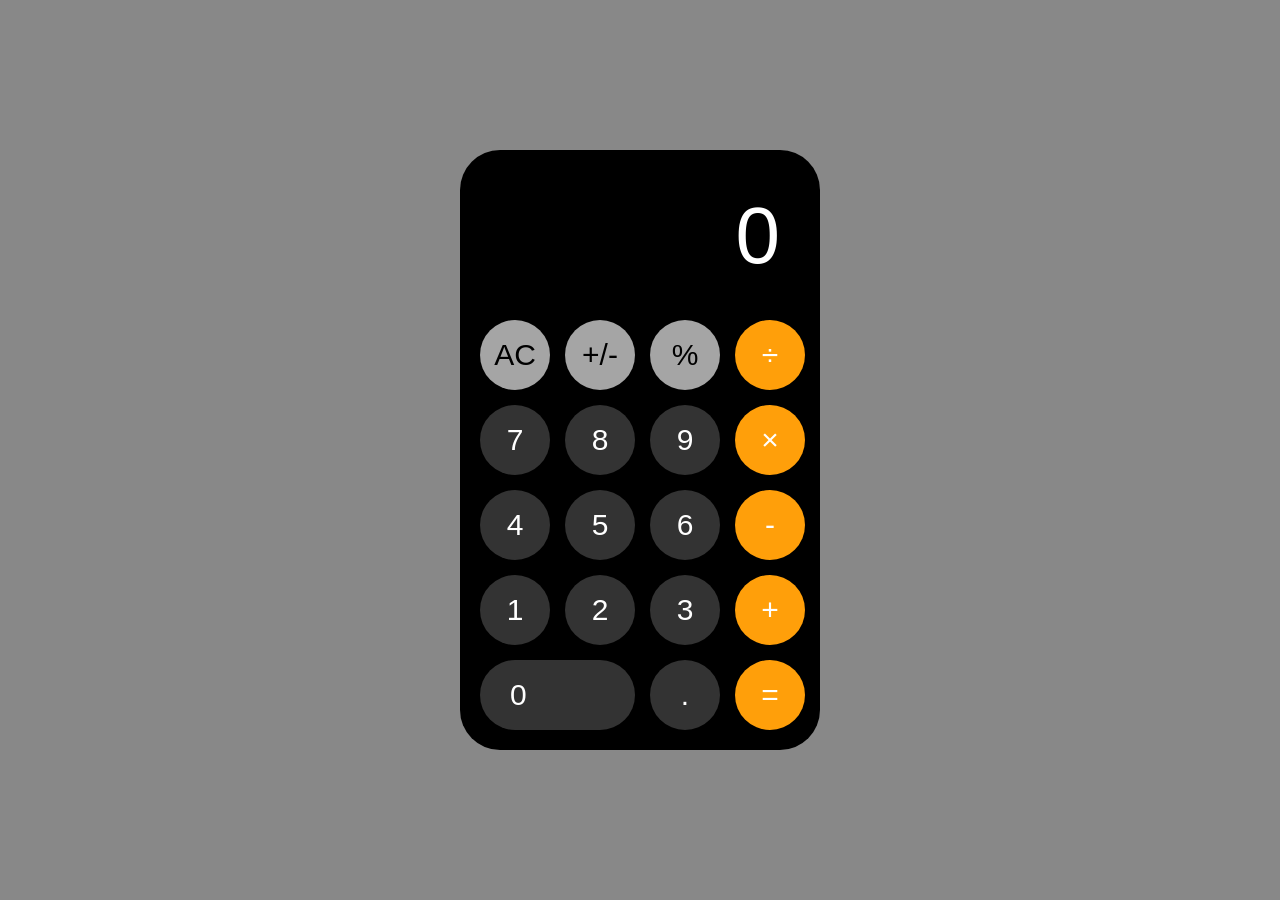
<file: apps/calculator-app/index.html>
<!DOCTYPE html>
<html lang="en">
<head>
    <meta charset="UTF-8">
    <meta name="viewport" content="width=device-width, initial-scale=1.0">
    <title>iPhone Calculator</title>
    <link rel="stylesheet" href="style.css">
</head>
<body>
    <div class="calculator">
        <div class="display" id="display">0</div>
        <div class="buttons">
            <button class="gray" onclick="clearDisplay()">AC</button>
            <button class="gray">+/-</button>
            <button class="gray">%</button>
            <button class="orange" id="divide" onclick="setOperator('/')">÷</button>
            
            <button class="dark-gray" onclick="append('7')">7</button>
            <button class="dark-gray" onclick="append('8')">8</button>
            <button class="dark-gray" onclick="append('9')">9</button>
            <button class="orange" id="multiply" onclick="setOperator('*')">×</button>
            
            <button class="dark-gray" onclick="append('4')">4</button>
            <button class="dark-gray" onclick="append('5')">5</button>
            <button class="dark-gray" onclick="append('6')">6</button>
            <button class="orange" id="subtract" onclick="setOperator('-')">-</button>
            
            <button class="dark-gray" onclick="append('1')">1</button>
            <button class="dark-gray" onclick="append('2')">2</button>
            <button class="dark-gray" onclick="append('3')">3</button>
            <button class="orange" id="add" onclick="setOperator('+')">+</button>
            
            <button class="dark-gray zero" onclick="append('0')">0</button>
            <button class="dark-gray" onclick="append('.')">.</button>
            <button class="orange" onclick="calculate()">=</button>
        </div>
    </div>
    <script src="script.js"></script>
</body>
</html>
</file>
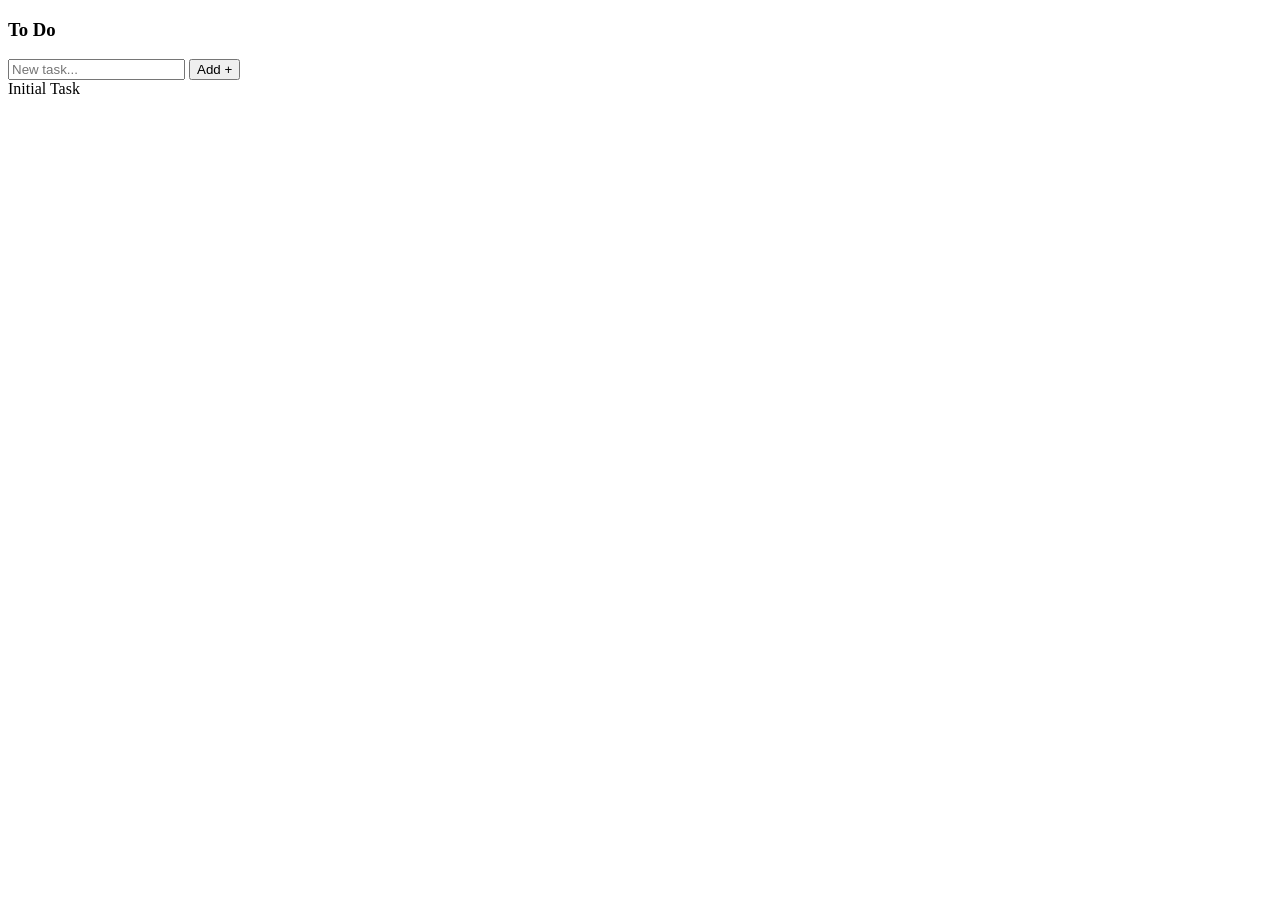
<file: apps/dragdrop-app/index.html>
<!DOCTYPE html>
<html lang="en">
<head>
     <meta charset="UTF-8">
     <meta name="viewport" content="width=device-width, initial-scale=1.0">
     <title>dragdrop-app</title>
     <link rel="stylesheet" href="style.css>
</head>
<body>
<div class="board">
    <!-- To Do Lane -->
    <div class="lane" id="todo-lane">
        <h3 class="heading">To Do</h3>
        <form id="todo-form">
            <input type="text" placeholder="New task..." id="todo-input" />
            <button type="submit">Add +</button>
        </form>
        <div class="task-list" id="todo-list">
            <!-- Example Draggable Task -->
            <div class="task" draggable="true">Initial Task</div>
        </div>
    </div>
    <!-- Doing and Done lanes follow same structure -->
</div>
</body>
</file>
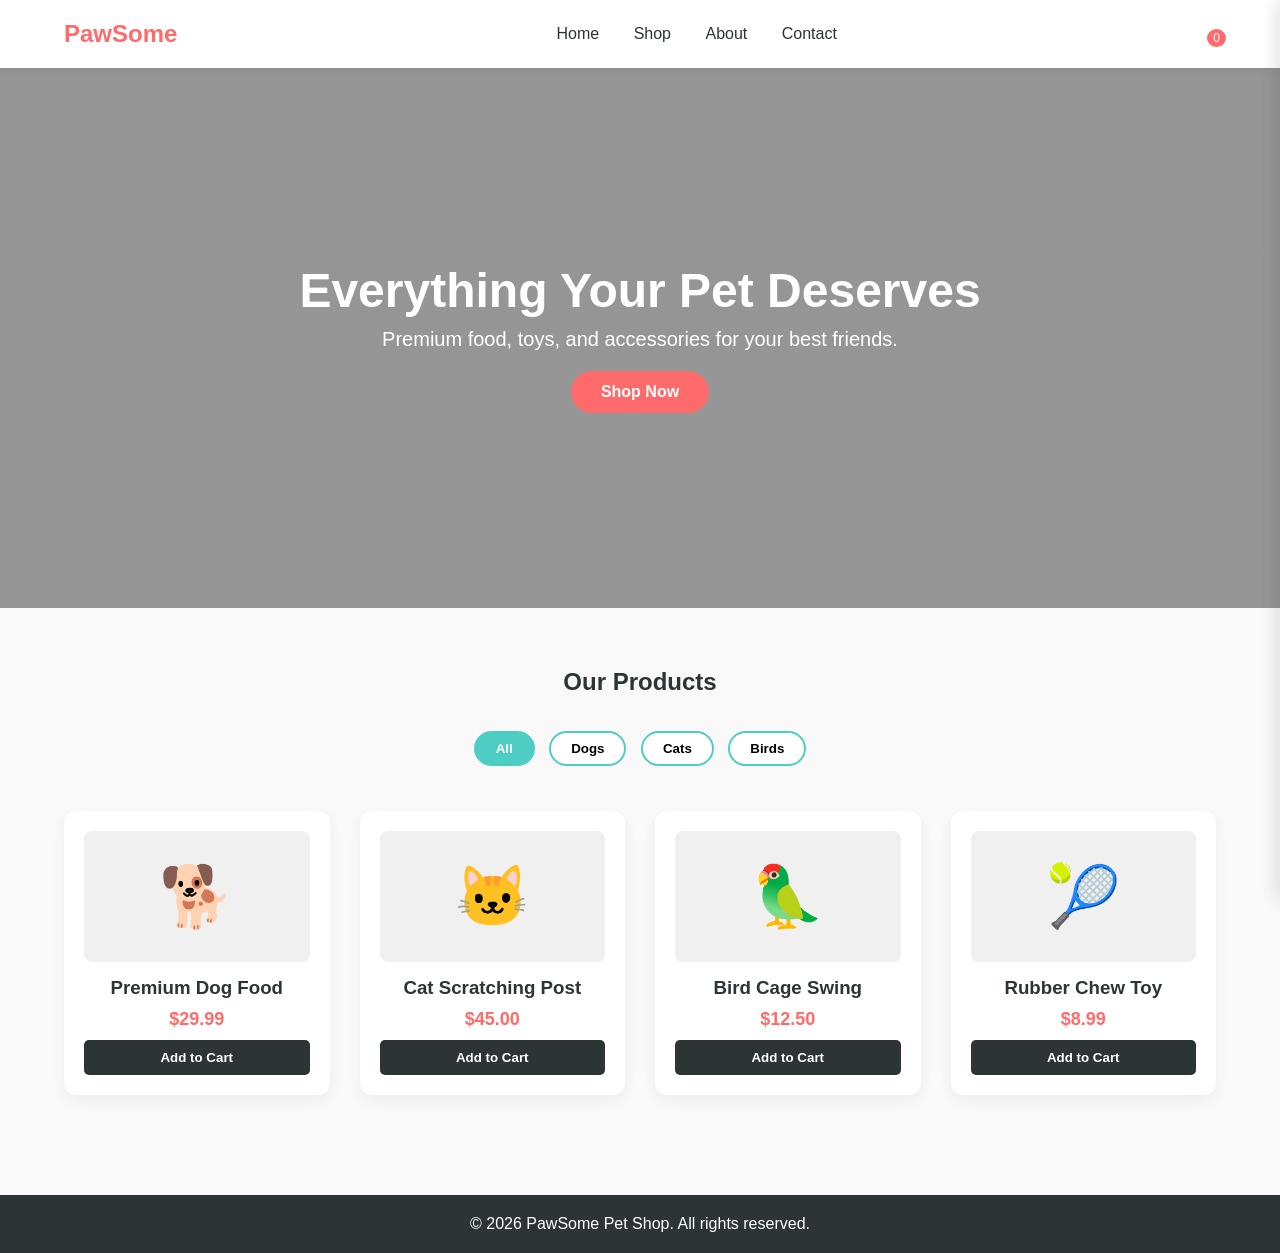
<file: apps/petshop-app/index.html>
<!DOCTYPE html>
<html lang="en">
<head>
    <meta charset="UTF-8">
    <meta name="viewport" content="width=device-width, initial-scale=1.0">
    <title>PawSome Pet Shop</title>
    <link rel="stylesheet" href="style.css">
    <!-- Font Awesome for Icons -->
    <link rel="stylesheet" href="https://cloudflare.com">
</head>
<body>

    <!-- NAVIGATION -->
    <header>
        <div class="logo">
            <i class="fa-solid fa-paw"></i> PawSome
        </div>
        <nav>
            <a href="#home">Home</a>
            <a href="#shop">Shop</a>
            <a href="#about">About</a>
            <a href="#contact">Contact</a>
        </nav>
        <div class="nav-icons">
            <button id="cart-btn">
                <i class="fa-solid fa-cart-shopping"></i>
                <span id="cart-count">0</span>
            </button>
        </div>
    </header>

    <!-- HERO SECTION -->
    <section id="home" class="hero">
        <div class="hero-content">
            <h1>Everything Your Pet Deserves</h1>
            <p>Premium food, toys, and accessories for your best friends.</p>
            <a href="#shop" class="btn">Shop Now</a>
        </div>
    </section>

    <!-- SHOP SECTION -->
    <section id="shop" class="shop-container">
        <h2>Our Products</h2>
        
        <!-- Category Filters -->
        <div class="filters">
            <button class="filter-btn active" data-filter="all">All</button>
            <button class="filter-btn" data-filter="dog">Dogs</button>
            <button class="filter-btn" data-filter="cat">Cats</button>
            <button class="filter-btn" data-filter="bird">Birds</button>
        </div>

        <!-- Product Grid -->
        <div class="product-grid">
            <!-- Product 1 -->
            <div class="product-card" data-category="dog">
                <div class="product-image">🐕</div>
                <h3>Premium Dog Food</h3>
                <p class="price">$29.99</p>
                <button class="add-to-cart" data-name="Premium Dog Food" data-price="29.99">Add to Cart</button>
            </div>
            <!-- Product 2 -->
            <div class="product-card" data-category="cat">
                <div class="product-image">🐱</div>
                <h3>Cat Scratching Post</h3>
                <p class="price">$45.00</p>
                <button class="add-to-cart" data-name="Cat Scratching Post" data-price="45.00">Add to Cart</button>
            </div>
            <!-- Product 3 -->
            <div class="product-card" data-category="bird">
                <div class="product-image">🦜</div>
                <h3>Bird Cage Swing</h3>
                <p class="price">$12.50</p>
                <button class="add-to-cart" data-name="Bird Cage Swing" data-price="12.50">Add to Cart</button>
            </div>
            <!-- Product 4 -->
            <div class="product-card" data-category="dog">
                <div class="product-image">🎾</div>
                <h3>Rubber Chew Toy</h3>
                <p class="price">$8.99</p>
                <button class="add-to-cart" data-name="Rubber Chew Toy" data-price="8.99">Add to Cart</button>
            </div>
        </div>
    </section>

    <!-- SLIDE-OUT CART -->
    <div class="cart-sidebar" id="cart-sidebar">
        <div class="cart-header">
            <h3>Your Cart</h3>
            <button id="close-cart">&times;</button>
        </div>
        <div class="cart-items" id="cart-items">
            <!-- Dynamic items go here -->
            <p class="empty-msg">Your cart is empty</p>
        </div>
        <div class="cart-footer">
            <div class="total">Total: $<span id="cart-total">0.00</span></div>
            <button class="checkout-btn">Proceed to Checkout</button>
        </div>
    </div>

    <!-- FOOTER -->
    <footer>
        <p>&copy; 2026 PawSome Pet Shop. All rights reserved.</p>
    </footer>

    <script src="script.js"></script>
</body>
</html>
</file>
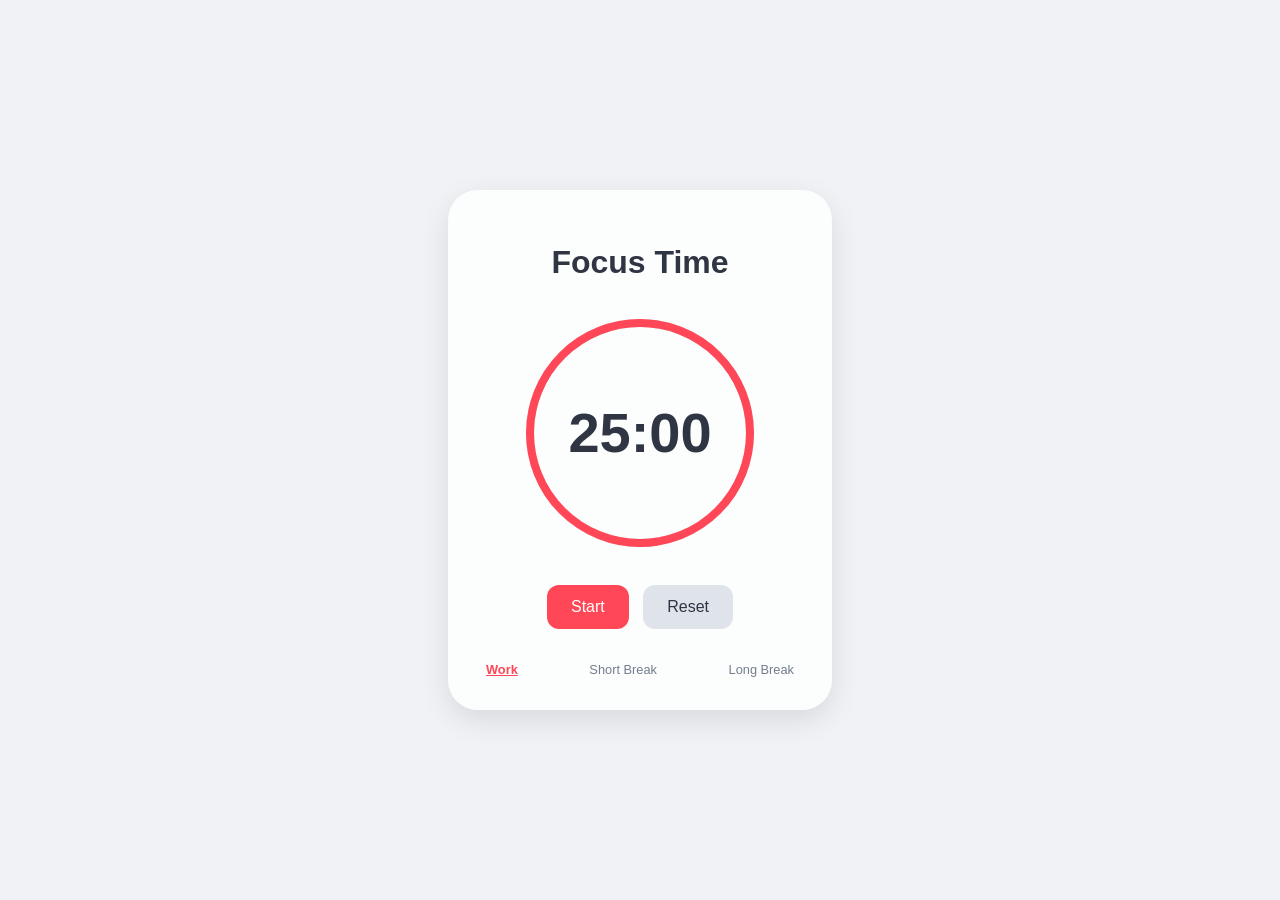
<file: apps/pomodoro-app/index.html>
<!DOCTYPE html>
<html lang="en">
<head>
    <meta charset="UTF-8">
    <meta name="viewport" content="width=device-width, initial-scale=1.0">
    <title>Vanilla Pomodoro</title>
    <link rel="stylesheet" href="style.css">
</head>
<body>
    <div class="container">
	<!-- Add this right before the </div> for .timer-card -->
	<audio id="alarm-sound" src="https://google.com" preload="auto"></audio>

        <div class="timer-card">
            <h1 id="status-text">Focus Time</h1>
            
            <div class="timer-display">
                <svg class="progress-ring" width="240" height="240">
                    <circle class="progress-ring__circle-bg" stroke="#e0e0e0" stroke-width="8" fill="transparent" r="110" cx="120" cy="120"/>
                    <circle class="progress-ring__circle" stroke="#ff4757" stroke-width="8" fill="transparent" r="110" cx="120" cy="120"/>
                </svg>
                <div id="time-left">25:00</div>
            </div>

            <div class="controls">
                <button id="start-pause" class="btn primary">Start</button>
                <button id="reset" class="btn secondary">Reset</button>
            </div>

            <div class="mode-switches">
                <button class="mode-btn active" data-time="25">Work</button>
                <button class="mode-btn" data-time="5">Short Break</button>
                <button class="mode-btn" data-time="15">Long Break</button>
            </div>
        </div>
    </div>
    <script src="script.js"></script>
</body>
</html>
</file>
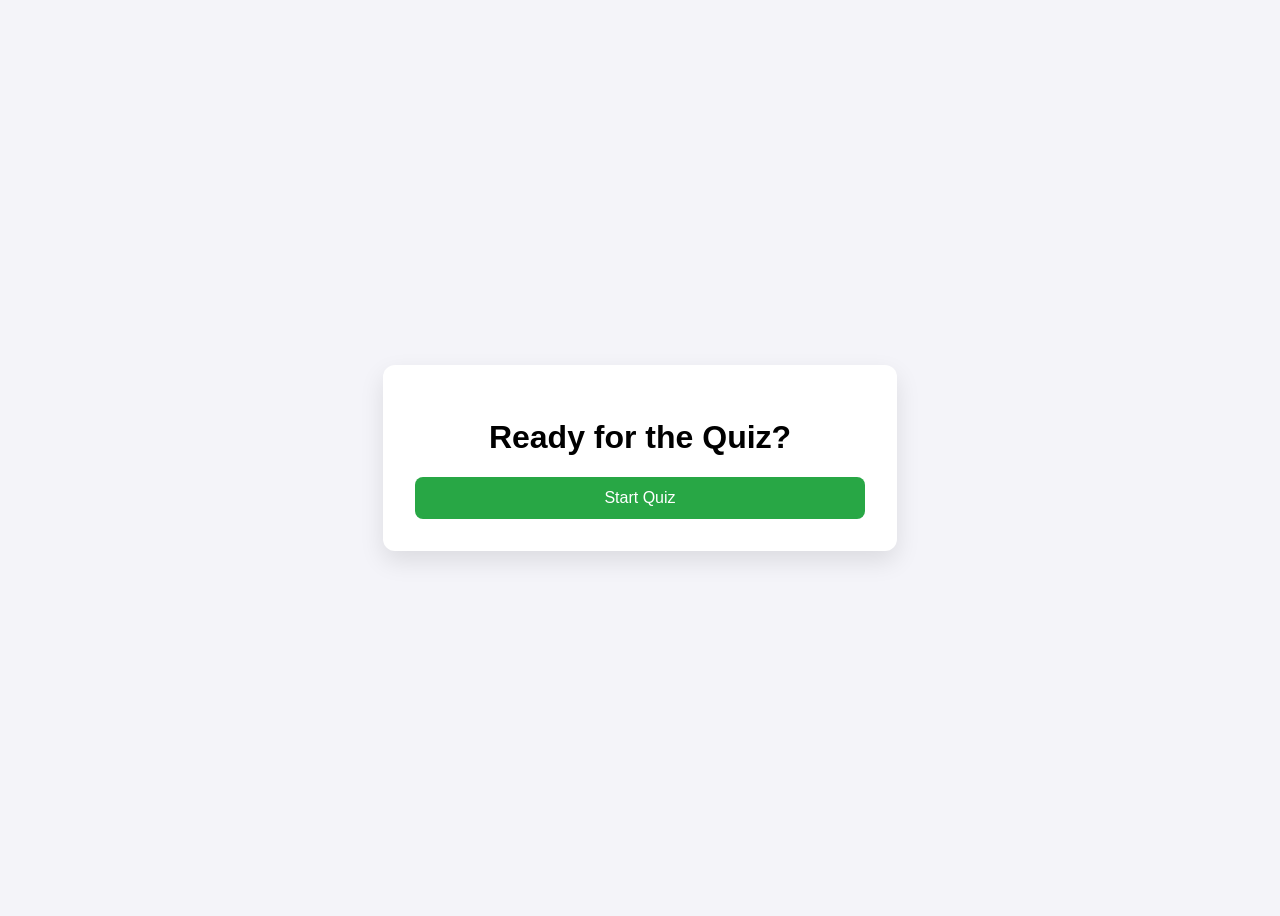
<file: apps/quiz-app/index.html>
<!DOCTYPE html>
<html lang="en">
<head>
    <meta charset="UTF-8">
    <title>JS Master Quiz</title>
    <link rel="stylesheet" href="style.css">
</head>
<body>
    <div class="quiz-container" id="quiz">
        <div id="start-screen">
            <h1>Ready for the Quiz?</h1>
            <button id="start-btn">Start Quiz</button>
        </div>

        <div id="quiz-screen" class="hide">
            <div class="header">
                <div id="timer">Time left: <span>15</span>s</div>
                <div id="score">Score: 0</div>
            </div>
            <h2 id="question">Question text goes here?</h2>
            <div id="answer-buttons" class="btn-grid">
                <!-- Buttons injected by JS -->
            </div>
            <button id="next-btn" class="hide">Next Question</button>
        </div>

        <div id="result-screen" class="hide">
            <h1>Quiz Finished!</h1>
            <p>Your final score is: <span id="final-score">0</span></p>
            <button onclick="location.reload()">Restart</button>
        </div>
    </div>
    <script src="script.js"></script>
</body>
</html>
</file>
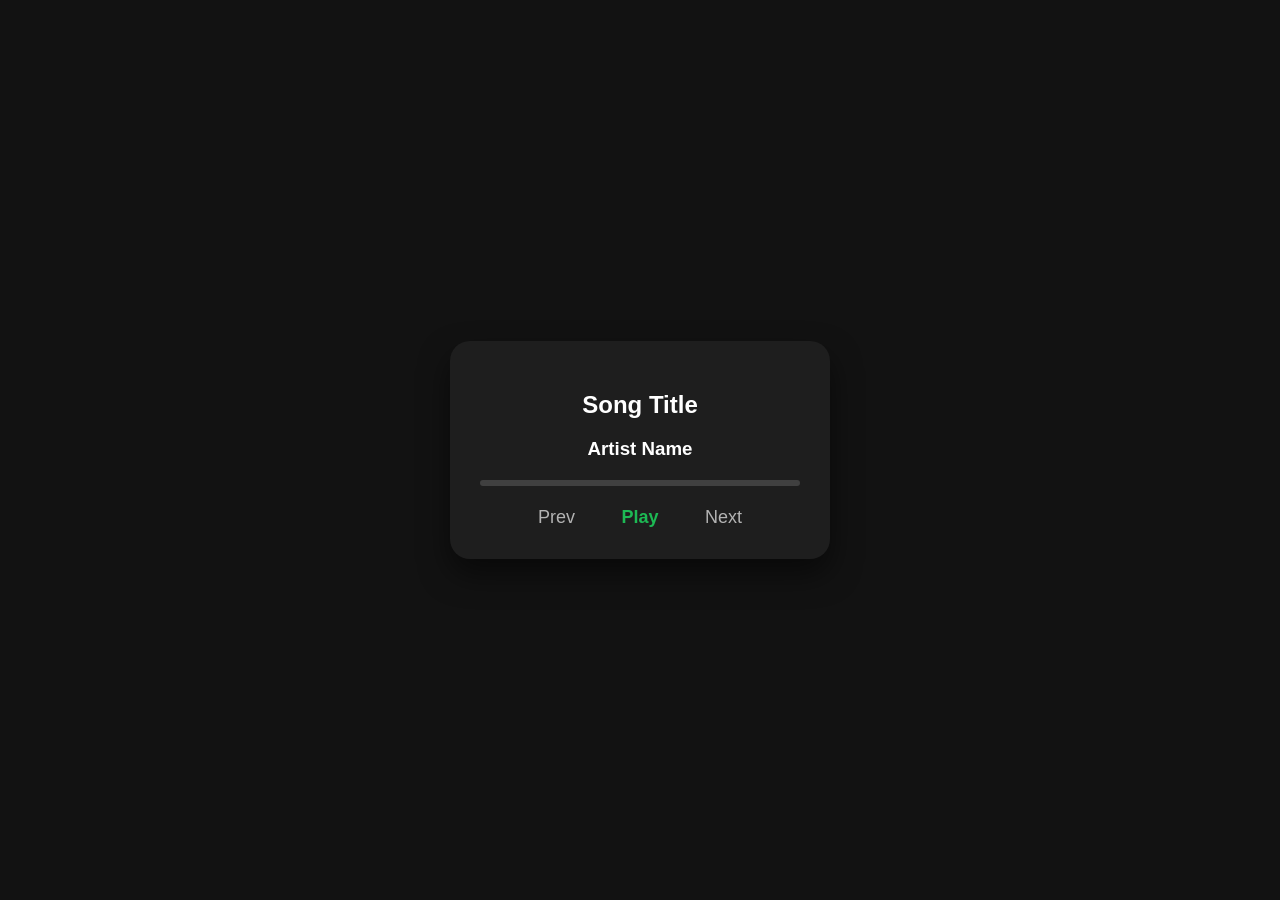
<file: Day/day-07/musicplayer-code/index.html>
<!DOCTYPE html>
<html lang="en">
<head>
    <meta charset="UTF-8">
    <meta name="viewport" content="width=device-width, initial-scale=1.0">
    <title>Minimal Music Player</title>
    <link rel="stylesheet" href="style.css">
</head>
<body>
    <div class="player-card">
        <div class="song-details">
            <h2 id="title">Song Title</h2>
            <h3 id="artist">Artist Name</h3>
        </div>

        <div class="progress-container" id="progress-container">
            <div class="progress" id="progress"></div>
        </div>

        <div class="controls">
            <button id="prev" title="Previous">Prev</button>
            <button id="play" class="play-btn" title="Play">Play</button>
            <button id="next" title="Next">Next</button>
        </div>

        <audio id="audio" src="https://soundhelix.com"></audio>
    </div>

    <script src="script.js"></script>
</body>
</html>
</file>
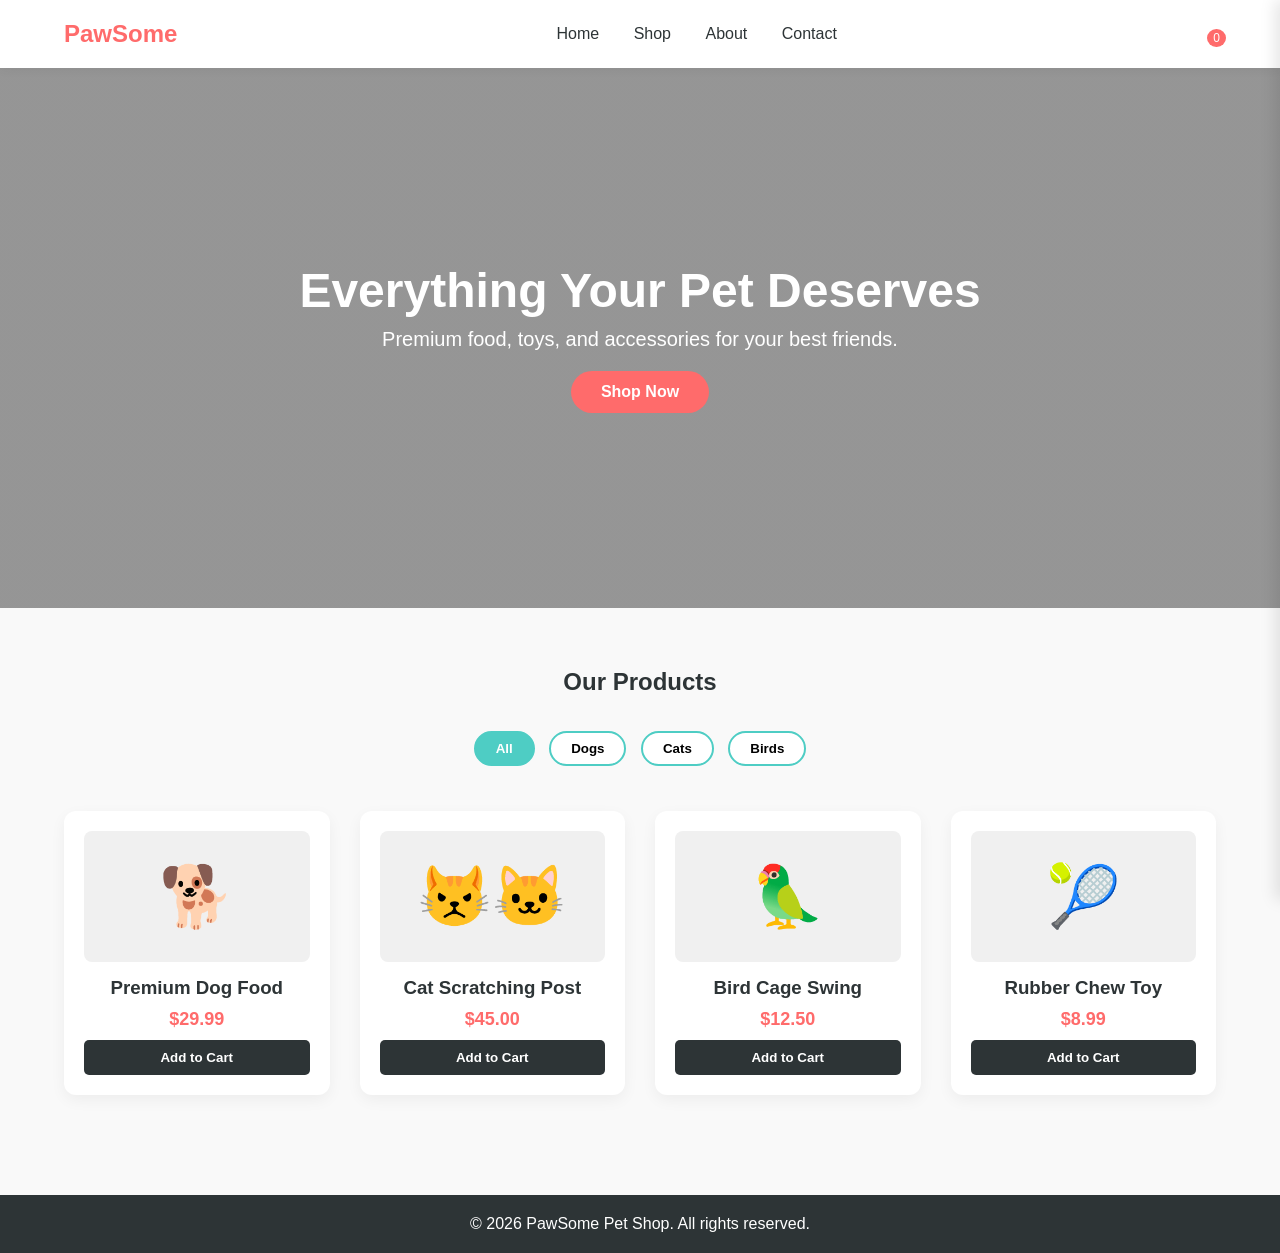
<file: Day/day-07/petshop-server/index.html>
<!DOCTYPE html>
<html lang="en">
<head>
    <meta charset="UTF-8">
    <meta name="viewport" content="width=device-width, initial-scale=1.0">
    <title>PawSome Pet Shop</title>
    <link rel="stylesheet" href="style.css">
    <!-- Font Awesome for Icons -->
    <link rel="stylesheet" href="https://cloudflare.com">
</head>
<body>

    <!-- NAVIGATION -->
    <header>
        <div class="logo">
            <i class="fa-solid fa-paw"></i> PawSome
        </div>
        <nav>
            <a href="#home">Home</a>
            <a href="#shop">Shop</a>
            <a href="#about">About</a>
            <a href="#contact">Contact</a>
        </nav>
        <div class="nav-icons">
            <button id="cart-btn">
                <i class="fa-solid fa-cart-shopping"></i>
                <span id="cart-count">0</span>
            </button>
        </div>
    </header>

    <!-- HERO SECTION -->
    <section id="home" class="hero">
        <div class="hero-content">
            <h1>Everything Your Pet Deserves</h1>
            <p>Premium food, toys, and accessories for your best friends.</p>
            <a href="#shop" class="btn">Shop Now</a>
        </div>
    </section>

    <!-- SHOP SECTION -->
    <section id="shop" class="shop-container">
        <h2>Our Products</h2>
        
        <!-- Category Filters -->
        <div class="filters">
            <button class="filter-btn active" data-filter="all">All</button>
            <button class="filter-btn" data-filter="dog">Dogs</button>
            <button class="filter-btn" data-filter="cat">Cats</button>
            <button class="filter-btn" data-filter="bird">Birds</button>
        </div>

        <!-- Product Grid -->
        <div class="product-grid">
            <!-- Product 1 -->
            <div class="product-card" data-category="dog">
                <div class="product-image">🐕</div>
                <h3>Premium Dog Food</h3>
                <p class="price">$29.99</p>
                <button class="add-to-cart" data-name="Premium Dog Food" data-price="29.99">Add to Cart</button>
            </div>
            <!-- Product 2 -->
            <div class="product-card" data-category="cat">
                <div class="product-image">😾🐱</div>
                <h3>Cat Scratching Post</h3>
                <p class="price">$45.00</p>
                <button class="add-to-cart" data-name="Cat Scratching Post" data-price="45.00">Add to Cart</button>
            </div>
            <!-- Product 3 -->
            <div class="product-card" data-category="bird">
                <div class="product-image">🦜</div>
                <h3>Bird Cage Swing</h3>
                <p class="price">$12.50</p>
                <button class="add-to-cart" data-name="Bird Cage Swing" data-price="12.50">Add to Cart</button>
            </div>
            <!-- Product 4 -->
            <div class="product-card" data-category="dog">
                <div class="product-image">🎾</div>
                <h3>Rubber Chew Toy</h3>
                <p class="price">$8.99</p>
                <button class="add-to-cart" data-name="Rubber Chew Toy" data-price="8.99">Add to Cart</button>
            </div>
        </div>
    </section>

    <!-- SLIDE-OUT CART -->
    <div class="cart-sidebar" id="cart-sidebar">
        <div class="cart-header">
            <h3>Your Cart</h3>
            <button id="close-cart">&times;</button>
        </div>
        <div class="cart-items" id="cart-items">
            <!-- Dynamic items go here -->
            <p class="empty-msg">Your cart is empty</p>
        </div>
        <div class="cart-footer">
            <div class="total">Total: $<span id="cart-total">0.00</span></div>
            <button class="checkout-btn">Proceed to Checkout</button>
        </div>
    </div>

    <!-- FOOTER -->
    <footer>
        <p>&copy; 2026 PawSome Pet Shop. All rights reserved.</p>
    </footer>

    <script src="script.js"></script>
</body>
</html>
</file>
<file: apps/calculator-app/style.css>
body {
    background-color: #888;
    display: flex;
    justify-content: center;
    align-items: center;
    height: 100vh;
    margin: 0;
    font-family: -apple-system, BlinkMacSystemFont, "Segoe UI", sans-serif;
}
.calculator {
    width: 320px;
    background-color: #000;
    padding: 20px;
    border-radius: 40px;
}
.display {
    color: white;
    font-size: 80px;
    text-align: right;
    padding: 20px;
    margin-bottom: 10px;
    min-height: 100px;
}
.buttons {
    display: grid;
    grid-template-columns: repeat(4, 1fr);
    gap: 15px;
}
button {
    width: 70px;
    height: 70px;
    border-radius: 50%;
    border: none;
    font-size: 30px;
    cursor: pointer;
}
.gray { background-color: #a5a5a5; color: black; }
.dark-gray { background-color: #333; color: white; }
.orange { background-color: #ff9f0a; color: white; }
.zero {
    grid-column: span 2;
    width: 155px;
    border-radius: 35px;
    text-align: left;
    padding-left: 30px;
}
/* Highlight active operator like real iOS */
.active-op {
    background-color: white !important;
    color: #ff9f0a !important;
}
</file>
<file: apps/petshop-app/style.css>
/* --- GLOBAL STYLES --- */
:root {
    --primary: #ff6b6b;
    --secondary: #4ecdc4;
    --dark: #2d3436;
    --light: #f9f9f9;
}

* {
    margin: 0;
    padding: 0;
    box-sizing: border-box;
    font-family: 'Segoe UI', Tahoma, Geneva, Verdana, sans-serif;
}

body {
    background-color: var(--light);
    color: var(--dark);
}

/* --- HEADER & NAV --- */
header {
    background: white;
    padding: 20px 5%;
    display: flex;
    justify-content: space-between;
    align-items: center;
    box-shadow: 0 2px 10px rgba(0,0,0,0.05);
    position: sticky;
    top: 0;
    z-index: 100;
}

.logo {
    font-size: 24px;
    font-weight: bold;
    color: var(--primary);
}

nav a {
    text-decoration: none;
    color: var(--dark);
    margin: 0 15px;
    font-weight: 500;
    transition: color 0.3s;
}

nav a:hover {
    color: var(--primary);
}

#cart-btn {
    background: none;
    border: none;
    font-size: 20px;
    cursor: pointer;
    position: relative;
}

#cart-count {
    background: var(--primary);
    color: white;
    font-size: 12px;
    padding: 2px 6px;
    border-radius: 50%;
    position: absolute;
    top: -10px;
    right: -10px;
}

/* --- HERO SECTION --- */
.hero {
    background: linear-gradient(rgba(0,0,0,0.4), rgba(0,0,0,0.4)), url('https://unsplash.com') center/cover;
    height: 60vh;
    display: flex;
    justify-content: center;
    align-items: center;
    text-align: center;
    color: white;
}

.hero h1 { font-size: 48px; margin-bottom: 10px; }
.hero p { font-size: 20px; margin-bottom: 20px; }

.btn {
    display: inline-block;
    background: var(--primary);
    color: white;
    padding: 12px 30px;
    text-decoration: none;
    border-radius: 25px;
    font-weight: bold;
    transition: transform 0.3s;
}

.btn:hover { transform: scale(1.05); }

/* --- SHOP SECTION --- */
.shop-container {
    padding: 60px 5%;
    text-align: center;
}

.filters {
    margin: 30px 0;
}

.filter-btn {
    background: white;
    border: 2px solid var(--secondary);
    padding: 8px 20px;
    margin: 5px;
    border-radius: 20px;
    cursor: pointer;
    font-weight: 600;
    transition: all 0.3s;
}

.filter-btn.active, .filter-btn:hover {
    background: var(--secondary);
    color: white;
}

.product-grid {
    display: grid;
    grid-template-columns: repeat(auto-fill, minmax(220px, 1fr));
    gap: 30px;
    margin-top: 40px;
}

.product-card {
    background: white;
    padding: 20px;
    border-radius: 12px;
    box-shadow: 0 5px 15px rgba(0,0,0,0.05);
    transition: transform 0.3s;
}

.product-card:hover { transform: translateY(-5px); }

.product-image {
    font-size: 60px;
    background: #f0f0f0;
    padding: 30px 0;
    border-radius: 8px;
    margin-bottom: 15px;
}

.price {
    color: var(--primary);
    font-weight: bold;
    font-size: 18px;
    margin: 10px 0;
}

.add-to-cart {
    background: var(--dark);
    color: white;
    border: none;
    padding: 10px 15px;
    border-radius: 5px;
    cursor: pointer;
    width: 100%;
    font-weight: 600;
    transition: background 0.3s;
}

.add-to-cart:hover { background: var(--primary); }

/* --- CART SIDEBAR --- */
.cart-sidebar {
    position: fixed;
    top: 0;
    right: -350px;
    width: 350px;
    height: 100vh;
    background: white;
    box-shadow: -5px 0 15px rgba(0,0,0,0.1);
    transition: right 0.3s ease;
    z-index: 1000;
    display: flex;
    flex-direction: column;
    padding: 20px;
}

.cart-sidebar.open { right: 0; }

.cart-header {
    display: flex;
    justify-content: space-between;
    align-items: center;
    border-bottom: 1px solid #ddd;
    padding-bottom: 15px;
}

#close-cart {
    background: none;
    border: none;
    font-size: 28px;
    cursor: pointer;
}

.cart-items {
    flex-grow: 1;
    overflow-y: auto;
    padding: 20px 0;
}

.cart-item {
    display: flex;
    justify-content: space-between;
    margin-bottom: 15px;
    font-size: 14px;
}

.cart-footer {
    border-top: 1px solid #ddd;
    padding-top: 15px;
}

.total {
    font-size: 18px;
    font-weight: bold;
    margin-bottom: 15px;
}

.checkout-btn {
    width: 100%;
    background: var(--secondary);
    color: white;
    border: none;
    padding: 12px;
    border-radius: 5px;
    font-weight: bold;
    cursor: pointer;
}

/* --- FOOTER --- */
footer {
    background: var(--dark);
    color: white;
    text-align: center;
    padding: 20px;
    margin-top: 40px;
}
</file>
<file: apps/pomodoro-app/style.css>
:root {
    --primary: #ff4757;
    --bg: #f1f2f6;
    --text: #2f3542;
    --card-bg: rgba(255, 255, 255, 0.8);
}

body {
    font-family: 'Segoe UI', Tahoma, Geneva, Verdana, sans-serif;
    background-color: var(--bg);
    color: var(--text);
    display: flex;
    justify-content: center;
    align-items: center;
    height: 100vh;
    margin: 0;
}

.timer-card {
    background: var(--card-bg);
    padding: 2rem;
    border-radius: 30px;
    box-shadow: 0 10px 30px rgba(0,0,0,0.1);
    text-align: center;
    backdrop-filter: blur(10px);
    width: 320px;
}

.break-mode {
    --primary: #2ecc71; /* Green for break */
}

.timer-card.break-mode .progress-ring__circle {
    stroke: var(--primary);
}

.timer-display {
    position: relative;
    display: flex;
    justify-content: center;
    align-items: center;
    margin: 2rem 0;
}

#time-left {
    position: absolute;
    font-size: 3.5rem;
    font-weight: bold;
}

.progress-ring__circle {
    transition: stroke-dashoffset 0.35s;
    transform: rotate(-90deg);
    transform-origin: 50% 50%;
    stroke-linecap: round;
}

.controls .btn {
    padding: 0.8rem 1.5rem;
    border: none;
    border-radius: 12px;
    font-size: 1rem;
    cursor: pointer;
    transition: transform 0.2s, opacity 0.2s;
    margin: 0 5px;
}

.btn.primary { background: var(--primary); color: white; }
.btn.secondary { background: #dfe4ea; color: var(--text); }
.btn:active { transform: scale(0.95); }

.mode-switches {
    margin-top: 2rem;
    display: flex;
    justify-content: space-between;
}

.mode-btn {
    background: transparent;
    border: none;
    font-size: 0.8rem;
    cursor: pointer;
    color: #747d8c;
}

.mode-btn.active {
    color: var(--primary);
    font-weight: bold;
    text-decoration: underline;
}
</file>
<file: apps/quiz-app/style.css>
body { background: #f4f4f9; display: flex; align-items: center; justify-content: center; height: 100vh; font-family: 'Segoe UI', Tahoma, Geneva, Verdana, sans-serif; }
.quiz-container { background: white; width: 450px; padding: 2rem; border-radius: 12px; box-shadow: 0 10px 25px rgba(0,0,0,0.1); text-align: center; }

.hide { display: none; }
.header { display: flex; justify-content: space-between; margin-bottom: 20px; font-weight: bold; color: #555; }

.btn-grid { display: grid; grid-template-columns: 1fr; gap: 10px; margin: 20px 0; }
button { cursor: pointer; padding: 12px; border-radius: 8px; border: 1px solid #007bff; background: white; color: #007bff; transition: 0.3s; font-size: 1rem; }
button:hover { background: #007bff; color: white; }

#start-btn, #next-btn { background: #28a745; color: white; border: none; width: 100%; }
.correct { background: #d4edda !important; border-color: #28a745; color: #155724; }
.wrong { background: #f8d7da !important; border-color: #dc3545; color: #721c24; }
</file>
<file: Day/day-07/musicplayer-code/style.css>
body {
    background-color: #121212;
    display: flex;
    justify-content: center;
    align-items: center;
    height: 100vh;
    margin: 0;
    font-family: 'Segoe UI', Tahoma, Geneva, Verdana, sans-serif;
    color: white;
}

.player-card {
    background-color: #1e1e1e;
    padding: 30px;
    border-radius: 20px;
    box-shadow: 0 15px 30px rgba(0,0,0,0.5);
    text-align: center;
    width: 320px;
}

.progress-container {
    background: #404040;
    border-radius: 5px;
    cursor: pointer;
    margin: 20px 0;
    height: 6px;
    width: 100%;
}

.progress {
    background-color: #1db954; /* Spotify Green */
    border-radius: 5px;
    height: 100%;
    width: 0%; /* Updates via JS */
    transition: width 0.1s linear;
}

.controls button {
    background: none;
    border: none;
    color: #b3b3b3;
    cursor: pointer;
    font-size: 18px;
    margin: 0 15px;
    transition: color 0.3s;
}

.controls button:hover { color: white; }

.play-btn {
    font-weight: bold;
    color: #1db954 !important;
}
</file>
<file: Day/day-07/petshop-server/style.css>
/* --- GLOBAL STYLES --- */
:root {
    --primary: #ff6b6b;
    --secondary: #4ecdc4;
    --dark: #2d3436;
    --light: #f9f9f9;
}

* {
    margin: 0;
    padding: 0;
    box-sizing: border-box;
    font-family: 'Segoe UI', Tahoma, Geneva, Verdana, sans-serif;
}

body {
    background-color: var(--light);
    color: var(--dark);
}

/* --- HEADER & NAV --- */
header {
    background: white;
    padding: 20px 5%;
    display: flex;
    justify-content: space-between;
    align-items: center;
    box-shadow: 0 2px 10px rgba(0,0,0,0.05);
    position: sticky;
    top: 0;
    z-index: 100;
}

.logo {
    font-size: 24px;
    font-weight: bold;
    color: var(--primary);
}

nav a {
    text-decoration: none;
    color: var(--dark);
    margin: 0 15px;
    font-weight: 500;
    transition: color 0.3s;
}

nav a:hover {
    color: var(--primary);
}

#cart-btn {
    background: none;
    border: none;
    font-size: 20px;
    cursor: pointer;
    position: relative;
}

#cart-count {
    background: var(--primary);
    color: white;
    font-size: 12px;
    padding: 2px 6px;
    border-radius: 50%;
    position: absolute;
    top: -10px;
    right: -10px;
}

/* --- HERO SECTION --- */
.hero {
    background: linear-gradient(rgba(0,0,0,0.4), rgba(0,0,0,0.4)), url('https://unsplash.com') center/cover;
    height: 60vh;
    display: flex;
    justify-content: center;
    align-items: center;
    text-align: center;
    color: white;
}

.hero h1 { font-size: 48px; margin-bottom: 10px; }
.hero p { font-size: 20px; margin-bottom: 20px; }

.btn {
    display: inline-block;
    background: var(--primary);
    color: white;
    padding: 12px 30px;
    text-decoration: none;
    border-radius: 25px;
    font-weight: bold;
    transition: transform 0.3s;
}

.btn:hover { transform: scale(1.05); }

/* --- SHOP SECTION --- */
.shop-container {
    padding: 60px 5%;
    text-align: center;
}

.filters {
    margin: 30px 0;
}

.filter-btn {
    background: white;
    border: 2px solid var(--secondary);
    padding: 8px 20px;
    margin: 5px;
    border-radius: 20px;
    cursor: pointer;
    font-weight: 600;
    transition: all 0.3s;
}

.filter-btn.active, .filter-btn:hover {
    background: var(--secondary);
    color: white;
}

.product-grid {
    display: grid;
    grid-template-columns: repeat(auto-fill, minmax(220px, 1fr));
    gap: 30px;
    margin-top: 40px;
}

.product-card {
    background: white;
    padding: 20px;
    border-radius: 12px;
    box-shadow: 0 5px 15px rgba(0,0,0,0.05);
    transition: transform 0.3s;
}

.product-card:hover { transform: translateY(-5px); }

.product-image {
    font-size: 60px;
    background: #f0f0f0;
    padding: 30px 0;
    border-radius: 8px;
    margin-bottom: 15px;
}

.price {
    color: var(--primary);
    font-weight: bold;
    font-size: 18px;
    margin: 10px 0;
}

.add-to-cart {
    background: var(--dark);
    color: white;
    border: none;
    padding: 10px 15px;
    border-radius: 5px;
    cursor: pointer;
    width: 100%;
    font-weight: 600;
    transition: background 0.3s;
}

.add-to-cart:hover { background: var(--primary); }

/* --- CART SIDEBAR --- */
.cart-sidebar {
    position: fixed;
    top: 0;
    right: -350px;
    width: 350px;
    height: 100vh;
    background: white;
    box-shadow: -5px 0 15px rgba(0,0,0,0.1);
    transition: right 0.3s ease;
    z-index: 1000;
    display: flex;
    flex-direction: column;
    padding: 20px;
}

.cart-sidebar.open { right: 0; }

.cart-header {
    display: flex;
    justify-content: space-between;
    align-items: center;
    border-bottom: 1px solid #ddd;
    padding-bottom: 15px;
}

#close-cart {
    background: none;
    border: none;
    font-size: 28px;
    cursor: pointer;
}

.cart-items {
    flex-grow: 1;
    overflow-y: auto;
    padding: 20px 0;
}

.cart-item {
    display: flex;
    justify-content: space-between;
    margin-bottom: 15px;
    font-size: 14px;
}

.cart-footer {
    border-top: 1px solid #ddd;
    padding-top: 15px;
}

.total {
    font-size: 18px;
    font-weight: bold;
    margin-bottom: 15px;
}

.checkout-btn {
    width: 100%;
    background: var(--secondary);
    color: white;
    border: none;
    padding: 12px;
    border-radius: 5px;
    font-weight: bold;
    cursor: pointer;
}

/* --- FOOTER --- */
footer {
    background: var(--dark);
    color: white;
    text-align: center;
    padding: 20px;
    margin-top: 40px;
}
</file>
